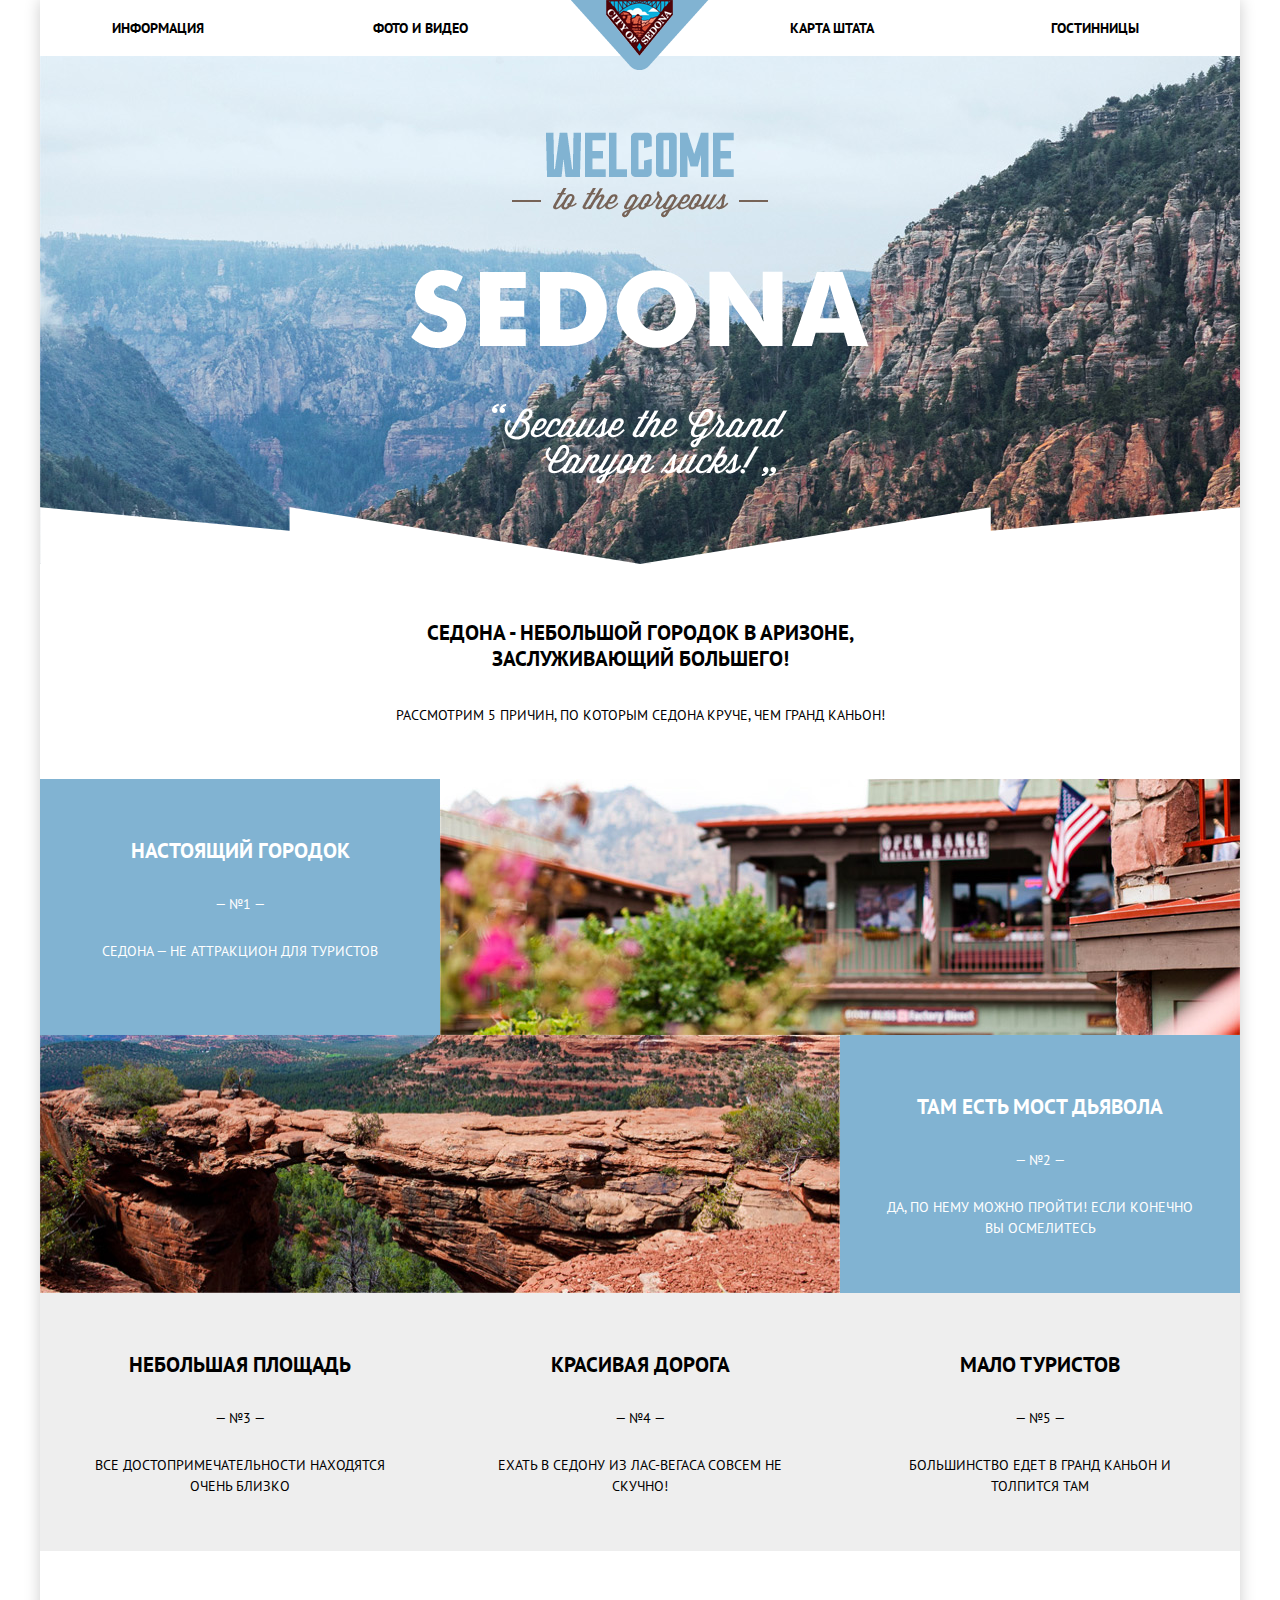
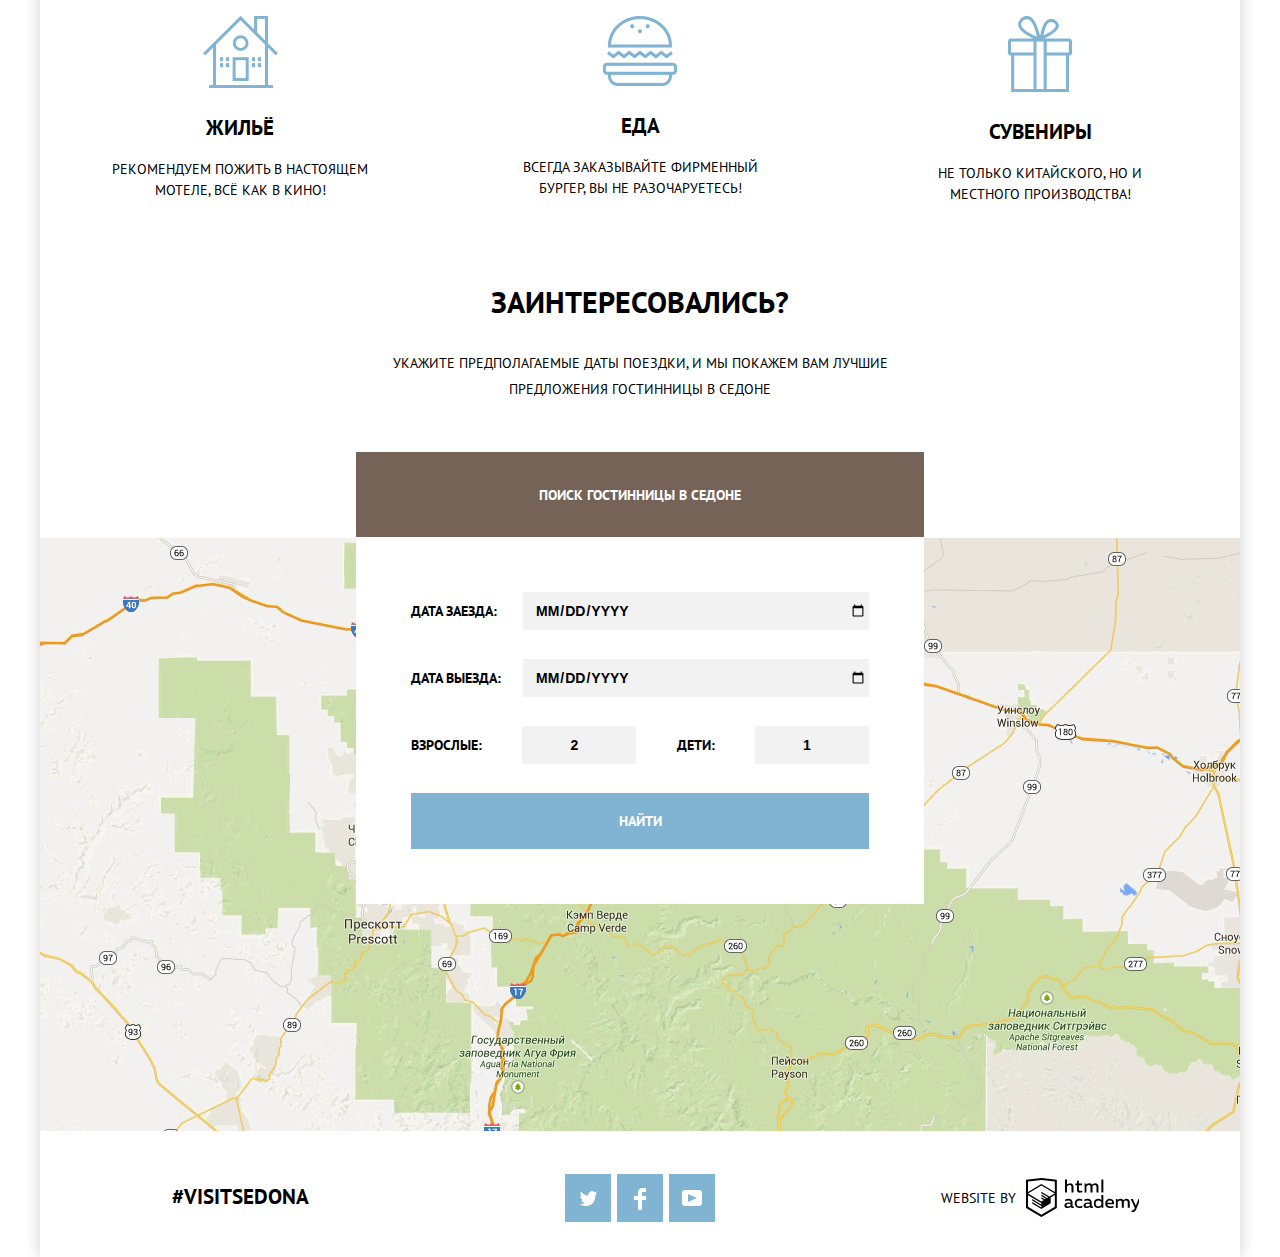
<file: index.html>
<!DOCTYPE html>
<html lang="ru">
<head>
	<meta charset="utf-8">
	<title>Sedona</title>
	<link href="https://fonts.googleapis.com/css?family=PT+Sans:400,700&amp;subset=cyrillic" rel="stylesheet">
	<link rel="stylesheet" type="text/css" href="css/normalize.css">
	<link rel="stylesheet" type="text/css" href="css/style.css">
</head>
<body>
	<div class="wrapper">
		<header class="main-header">
			<nav class="main-nav">
				<ul class="site-menu">
					<li class="menu-item"><a href="#">Информация</a></li>
					<li class="menu-item"><a href="#">Фото и видео</a></li>
					<li class="menu-logo"><a href="#"><img src="img/logo.png" alt="Логотип Седона" width="138" height="70"></a></li>
					<li class="menu-item"><a href="#">Карта штата</a></li>
					<li class="menu-item"><a href="#">Гостинницы</a></li>
				</ul>
			</nav>
		</header>

		<main class="container">
			<section class="intro">
				<img src="img/welcome.png" alt="Welcome to the gorgeous" width="256" height="86">
				<img src="img/sedona.png" alt="Sedona" width="458" height="78">
				<img src="img/canyon-sucks.png" alt="Because the Grand Canyon sucks!" width="296" height="78">
				<img src="img/intro-triangle.png" width="1200" height="86" alt="Blue triangle">
			</section>

	<!-- Переверстать список преимуществ не списком -->
			<section class="advantages">
				<div class="sedona-wrapper">
					<h1 class="sedona">Седона - небольшой городок в Аризоне, заслуживающий большего!</h1>
					<h2 class="advantages-offer">Рассмотрим 5 причин, по которым Седона круче, чем гранд каньон!</h2>
				</div>
				<ul class="advantages-list">
					<li class="advantages-item-img">
						<div class="advantages-item-blue">
							<h3>Настоящий городок</h3>
							<p class="advantages-number">— №1 —</p>
							<p>Седона — не аттракцион для туристов</p>
						</div>
						<img src="img/num1.jpg" alt="Настоящий городок">
					</li>
					<li class="advantages-item-img">
						<img src="img/num2.jpg" alt="Мост дьявола">
						<div class="advantages-item-blue">
							<h3>Там есть Мост дьявола</h3>
							<p class="advantages-number">— №2 —</p>
							<p>Да, по нему можно пройти! Если конечно вы осмелитесь</p>
						</div>
					</li>
					<li class="advantages-item-gray">
						<h3>Небольшая площадь</h3>
						<p class="advantages-number">— №3 —</p>
						<p>Все достопримечательности находятся очень близко</p>
					</li>
					<li class="advantages-item-gray">
						<h3>Красивая дорога</h3>
						<p class="advantages-number">— №4 —</p>
						<p>Ехать в Седону из Лас-Вегаса совсем не скучно!</p>
					</li>
					<li  class="advantages-item-gray">
						<h3>Мало туристов</h3>
						<p class="advantages-number">— №5 —</p>
						<p>Большинство едет в Гранд Каньон и толпится там</p>
					</li>
				</ul>

				<ul class="features-list">
					<li class="features-item">
						<img src="img/housing.png" alt="Жильё">
						<h3>Жильё</h3>
						<p>Рекомендуем пожить в настоящем мотеле, всё как в кино!</p>
					</li>
					<li class="features-item">
						<img src="img/food.png" alt="Еда">
						<h3>Еда</h3>
						<p>Всегда заказывайте фирменный бургер, Вы не разочаруетесь!</p>
					</li>
					<li class="features-item">
						<img src="img/souvenirs.png" alt="Сувениры">
						<h3>Сувениры</h3>
						<p>Не только китайского, но и местного производства!</p>
					</li>
				</ul>
			</section>

			<section class="registration">
				<h2>Заинтересовались?</h2>
				<p class="registration-info">Укажите предполагаемые даты поездки, и мы покажем Вам лучшие предложения гостинницы в Седоне</p>
				<a href="#" class="btn-brown">Поиск гостинницы в Седоне</a>
				<div class="arrival-form-wrapper">
					<form class="arrival-form" method="post">
						<p class="date">
							<label class="" for="arrival">Дата заезда:</label>
							<input id="arrival" type="date" name="in">
						</p>
						<p class="date">
							<label class="" for="departure">Дата выезда:</label>
							<input id="departure" type="date" name="out">
						</p>
						<p class="seat">
							<label class="" for="adult">Взрослые:</label>
							<input id="adult" type="number" name="adult" value="2">
							<label class="seat-child" for="child">Дети:</label>
							<input id="child" type="number" name="child" value="1">
						</p>
						<a class="btn-blue" href="#">Найти</a>
					</form>
				</div>
				<p class="map">
					<img src="img/map.jpg" alt="Карта как найти Седону">
				</p>
			</section>
		</main>

		<footer class="main-footer">
				<div class="hashtag">
					<a href="#">#VISITSEDONA</a>
				</div>
				<div class="social">
					<ul class="social-list">
						<li class="social-item">
							<a href="#">
							<p>
								<span class="visually-hidden">Twitter</span>
								<svg version="1.1" id="Layer_21" xmlns="http://www.w3.org/2000/svg" xmlns:xlink="http://www.w3.org/1999/xlink" x="0px" y="0px"
	 							width="17px" height="15px" viewBox="0 0 17 15" enable-background="new 0 0 17 15" xml:space="preserve">
								<path fill="#FFFFFF" d="M10.95,0.144c1.685-0.496,2.984,0.27,3.577,1.179c0.673-0.231,1.331-0.481,2.011-0.708
								c-0.004,0.861-0.522,1.513-0.857,1.768c0.685,0.17,1.304-0.491,1.304-0.491c-0.169,1-1.006,1.788-1.563,2.024
								c-0.231,6.75-3.175,11.217-10.077,11.082c-0.522,0,0.075,0-0.446,0c-0.41,0-4.164-0.46-4.898-1.887
								c2.271,0.196,3.893-0.422,4.693-1.177c-0.96-0.3-2.679-0.477-2.979-2.95C2.064,9.09,2.279,9.212,2.905,9.103
								C1.705,8.247,0.374,7.53,0.448,5.33c0.285,0.328,1.067,0.536,1.34,0.472c-0.703-0.241-1.97-3.36-0.894-4.952
								c1.818,1.854,3.735,3.606,7.152,3.773C8.254,2.33,9.183,0.793,10.95,0.144z"/>
								</svg>
							</p>
							</a>
						</li>
						<li class="social-item">
							<a href="#">
							<p>
								<span class="visually-hidden">Facebook</span>
								<svg version="1.1" id="Layer_2" xmlns="http://www.w3.org/2000/svg" xmlns:xlink="http://www.w3.org/1999/xlink" x="0px" y="0px"
								 width="12px" height="22px" viewBox="0 0 12 22" enable-background="new 0 0 12 22" 		xml:space="preserve">
								<path fill="#FFFFFF" d="M12,4V0H8C5.791,0,4,1.791,4,4v4H0v4h4v10h4V12h4V8H8V4H12z"/>
								</svg>
							</p>
							</a>
						</li>
						<li class="social-item">
							<a href="#">
							<p>
								<span class="visually-hidden">YouTube</span>
								<svg version="1.1" id="Layer_1" xmlns="http://www.w3.org/2000/svg" xmlns:xlink="http://www.w3.org/1999/xlink" x="0px" y="0px"
									 width="20px" height="16px" viewBox="0 0 20 16" enable-background="new 0 0 20 16" xml:space="preserve">
								<path fill="#FFFFFF" d="M17,0H3C1.35,0,0,1.35,0,3v10c0,1.65,1.35,3,3,3h14c1.65,0,3-1.35,3-3V3C20,1.35,18.65,0,17,0z
									 M6.027,11.998V4.002L15.014,8L6.027,11.998z"/>
								</svg>
							</p>
							</a>
						</li>
					</ul>
				</div>
				<p class="copyright">
					<b>Website by</b>
					<a class="academy" href="#">
						<svg id="Layer_11" data-name="Layer 11" xmlns="http://www.w3.org/2000/svg" viewBox="0 0 113 39"><title>logo_name</title><path d="M401.93,351.51a2.07,2.07,0,0,0,.58-0.11v1.4a3.41,3.41,0,0,1-1.24.22,1.75,1.75,0,0,1-1.75-1,5.08,5.08,0,0,1-3.3,1.13c-1.59,0-3.06-.87-3.06-2.68,0-2.24,2.08-2.93,3.9-2.93a11.63,11.63,0,0,1,2.28.26v-0.31c0-1.09-.8-1.86-2.3-1.86a7.79,7.79,0,0,0-3.15.67v-1.79a10.72,10.72,0,0,1,3.35-.58c2.48,0,4,1.18,4,3.83v3.14A0.57,0.57,0,0,0,401.93,351.51Zm-6.76-1.19a1.42,1.42,0,0,0,1.64,1.29,3.56,3.56,0,0,0,2.53-1V349.1a10.21,10.21,0,0,0-1.9-.22C396.34,348.89,395.17,349.23,395.17,350.33Z" transform="translate(-355.09 -323.29)" fill="#fff"/><path d="M408.15,343.91a5.29,5.29,0,0,1,2.7.67v1.79a4.28,4.28,0,0,0-2.42-.73,2.89,2.89,0,1,0,0,5.76,5.26,5.26,0,0,0,2.55-.67v1.8a6.58,6.58,0,0,1-2.9.6,4.42,4.42,0,0,1-4.72-4.54A4.54,4.54,0,0,1,408.15,343.91Z" transform="translate(-355.09 -323.29)" fill="#fff"/><path d="M420.93,351.51a2.07,2.07,0,0,0,.58-0.11v1.4a3.41,3.41,0,0,1-1.24.22,1.75,1.75,0,0,1-1.75-1,5.08,5.08,0,0,1-3.3,1.13c-1.59,0-3.06-.87-3.06-2.68,0-2.24,2.08-2.93,3.9-2.93a11.63,11.63,0,0,1,2.28.26v-0.31c0-1.09-.8-1.86-2.3-1.86a7.79,7.79,0,0,0-3.15.67v-1.79a10.72,10.72,0,0,1,3.35-.58c2.48,0,4,1.18,4,3.83v3.14A0.57,0.57,0,0,0,420.93,351.51Zm-6.76-1.19a1.42,1.42,0,0,0,1.64,1.29,3.56,3.56,0,0,0,2.53-1V349.1a10.21,10.21,0,0,0-1.9-.22C415.33,348.89,414.17,349.23,414.17,350.33Z" transform="translate(-355.09 -323.29)" fill="#fff"/><path d="M431.76,340.14V352.9H430v-1.39a4.07,4.07,0,0,1-3.35,1.62,4.62,4.62,0,0,1,0-9.22,4,4,0,0,1,3.15,1.37v-5.14h2ZM427,345.62a2.9,2.9,0,0,0,0,5.8,3,3,0,0,0,2.79-1.84v-2.13A3.06,3.06,0,0,0,427,345.62Z" transform="translate(-355.09 -323.29)" fill="#fff"/><path d="M438.08,343.91c3.48,0,4.68,2.81,4.12,5.34h-6.58c0.22,1.57,1.75,2.22,3.35,2.22a6.41,6.41,0,0,0,2.77-.62v1.68a7.5,7.5,0,0,1-3.14.6c-2.68,0-5-1.53-5-4.61A4.39,4.39,0,0,1,438.08,343.91Zm0.09,1.62a2.39,2.39,0,0,0-2.57,2.26h4.85A2.06,2.06,0,0,0,438.17,345.53Z" transform="translate(-355.09 -323.29)" fill="#fff"/><path d="M444.19,352.9v-8.75h1.73v1.09a4,4,0,0,1,2.92-1.33,3,3,0,0,1,2.73,1.4,4.33,4.33,0,0,1,3.06-1.4,3.21,3.21,0,0,1,3.32,3.52v5.47h-2v-5.41a1.67,1.67,0,0,0-1.73-1.84,2.94,2.94,0,0,0-2.17,1.18c0,0.2,0,.4,0,0.6v5.47h-2v-5.41a1.67,1.67,0,0,0-1.73-1.84,3.11,3.11,0,0,0-2.32,1.35v5.91h-2Z" transform="translate(-355.09 -323.29)" fill="#fff"/><path d="M466.56,344.15h2l-4.1,9.93c-0.95,2.28-2.19,3-3.52,3a5,5,0,0,1-1.15-.15v-1.66a3,3,0,0,0,.89.13c0.95,0,1.66-.67,2.17-2l0.18-.44-4.16-8.82H461l3,6.6Z" transform="translate(-355.09 -323.29)" fill="#fff"/><path d="M395.75,324.82v5a4,4,0,0,1,2.83-1.2,3.41,3.41,0,0,1,3.61,3.57v5.41h-2v-5.16a1.9,1.9,0,0,0-2-2.1,3.08,3.08,0,0,0-2.44,1.46v5.8h-2V324.82h2Z" transform="translate(-355.09 -323.29)" fill="#fff"/><path d="M407.52,325.71v3.12h3.17v1.71h-3.17v4c0,1.15.53,1.53,1.66,1.53a4.71,4.71,0,0,0,1.77-.35v1.68a7.14,7.14,0,0,1-2.35.38,2.68,2.68,0,0,1-3-2.88v-4.38H404v-1.71h1.57v-2.64Z" transform="translate(-355.09 -323.29)" fill="#fff"/><path d="M413.19,337.58v-8.75h1.73v1.09a4,4,0,0,1,2.92-1.33,3,3,0,0,1,2.73,1.4,4.33,4.33,0,0,1,3.06-1.4,3.21,3.21,0,0,1,3.32,3.52v5.47h-2v-5.41a1.67,1.67,0,0,0-1.73-1.84,2.94,2.94,0,0,0-2.17,1.18c0,0.2,0,.4,0,0.6v5.47h-2v-5.41a1.67,1.67,0,0,0-1.73-1.84,3.11,3.11,0,0,0-2.32,1.35v5.91h-2Z" transform="translate(-355.09 -323.29)" fill="#fff"/><rect x="74.72" y="1.52" width="1.95" height="12.76" fill="#fff"/><path d="M370.53,323.31l-0.16,0-15.28,1.6v28L370.37,362l15.28-9.09v-28Zm13.12,28.45-13.28,7.9-13.28-7.9V340.28l13.22,7.87,0,1.43-9.07-5.4v1.38l9.11,5.47,0,1.46-9.1-5.42v1.38l9.11,5.47h0l9.19-5.5v-1.39h0v-4.52l4.1-2.45v11.67Zm0-13.16L380,340.74h0l-1.68,1-8-4.76v1.38l6.84,4.07-0.06,0-0.15.09-1,.57-5.64-3.36v1.38l4.45,2.65-1.05.7,0,0-3.36-2v1.38l2.21,1.3-2.25,1.35-13.16-7.82,13.17-7.92h0Zm0-1.39-13.35-7.87h0l-13.2,7.86v-10.5l13.28-1.39,13.28,1.39v10.51Z" transform="translate(-355.09 -323.29)" fill="#fff"/></svg>

					</a>
				</p>

		</footer>

	</div>
</body>
</html>
</file>
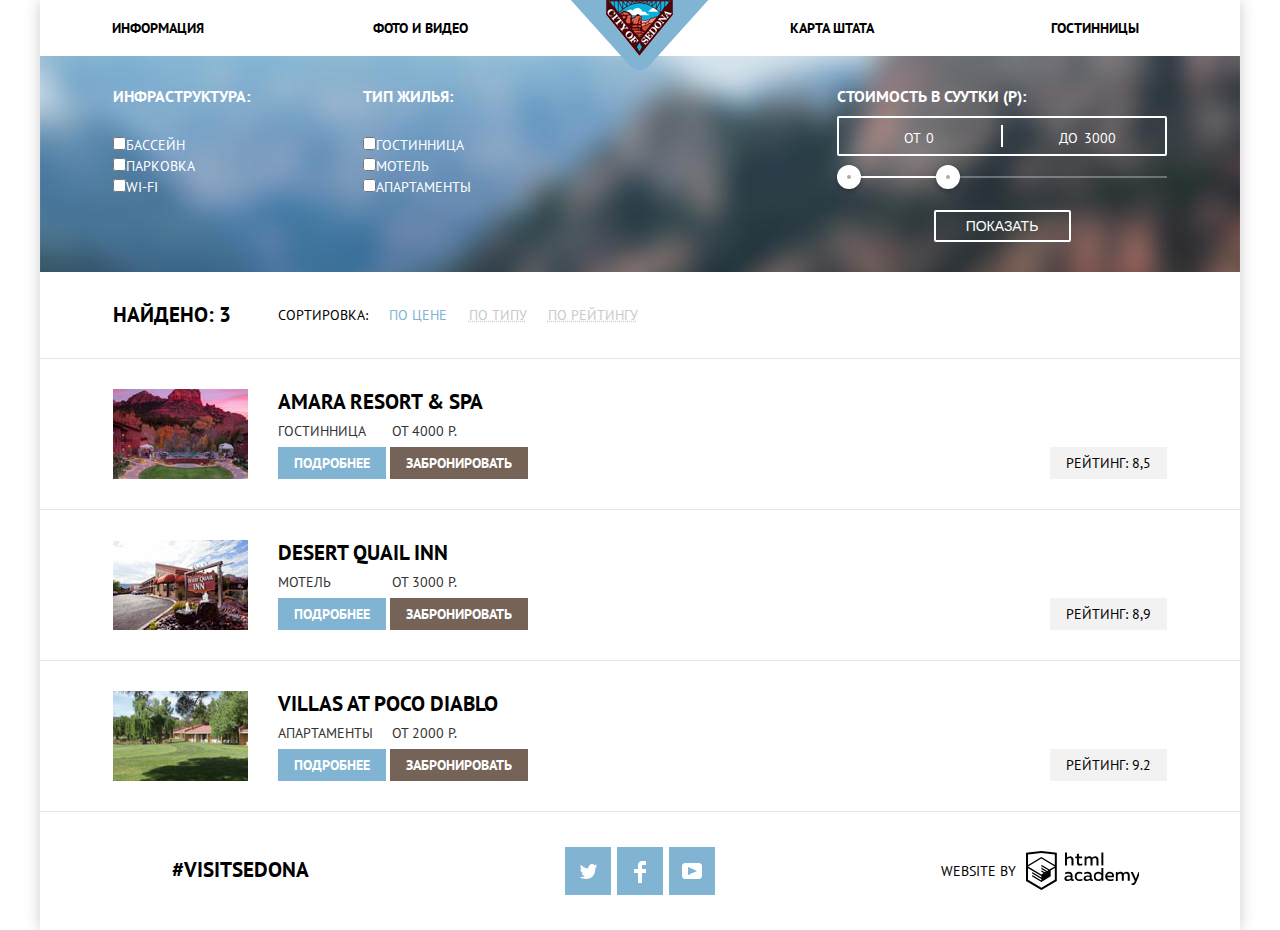
<file: hotels.html>
<!DOCTYPE html>
<html lang="ru">
<head>
	<meta charset="utf-8">
	<title>Sedona</title>
	<link href="https://fonts.googleapis.com/css?family=PT+Sans:400,700&amp;subset=cyrillic" rel="stylesheet">
	<link rel="stylesheet" type="text/css" href="css/normalize.css">
	<link rel="stylesheet" type="text/css" href="css/style.css">
</head>
<body>
	<div class="wrapper">
		<header class="main-header">
			<nav class="main-nav">
				<ul class="site-menu">
					<li class="menu-item"><a href="#">Информация</a></li>
					<li class="menu-item"><a href="#">Фото и видео</a></li>
					<li class="menu-logo"><a href="#"><img src="img/logo.png" alt="Логотип Седона" width="138" height="70"></a></li>
					<li class="menu-item"><a href="#">Карта штата</a></li>
					<li class="menu-item"><a href="#">Гостинницы</a></li>
				</ul>
			</nav>
		</header>

		<main class="container">
			<h1 class="visually-hidden">Бронирование номеров гостинниц.</h1>
			<div class="bg-index">
				<section class="index-form">
					<h2 class="visually-hidden">Фильтр гостинниц</h2>
					<form class="hostel-form" method="GET">
					<div class="checkbox-wrapper">
						<p class="hostel-form-checkbox">
							<span class="hostel-form-title">Инфраструктура:</span>
							<label><input type="checkbox" name="Бассейн">Бассейн</label>
							<label><input type="checkbox" name="Парковка">Парковка</label>
							<label><input type="checkbox" name="WI-FI">WI-FI</label>
						</p>
						<p class="hostel-form-checkbox">
							<span class="hostel-form-title">Тип жилья:</span>
							<label><input type="checkbox" name="Гостиница">Гостинница</label>
							<label><input type="checkbox" name="Мотель">Мотель</label>
							<label><input type="checkbox" name="Апартаменты">Апартаменты</label>
						</p>	
					</div>					
						<div class="hostel-form-filter">
							<span>Стоимость в суутки (Р):</span>
							<div class="price-controls">
								<label class="min-price">от <input type="text" name="min-price" value="0"></label>
								<label class="max-price">до <input type="text" name="max-price" value="3000"></label>
							</div>
							<div class="range-controls">
								<div class="scale">
									<div class="bar"></div>
								</div>
								<div class="range-toggle range-toggle-min"></div>
								<div class="range-toggle range-toggle-max"></div>
							</div>
							<button class="filter-button" type="submit">Показать</button>
						</div>
					</form>
				</section>
			</div>
			<section class="main-content">
				<header class="hotel-header">
					<h2>Найдено: 3</h2>
					<p class="sort-items">
						<span>Сортировка:</span>
						<a class="item-now" href="#">По цене</a>
						<a class="item-rest" href="#">По типу</a>
						<a class="item-rest" href="#">По рейтингу</a>
					</p>
				</header>

				<section class="hostel-block">
					<img src="img/amara-resort.jpg" alt="Вид на Amara Resort & SPA" width="135" height="90">
					<div class="hostel-description">
						<h2><a href="#">Amara Resort & SPA</a></h2>
						<div>
							<span>Гостинница</span>
							<span>От 4000 Р.</span>
						</div>
						<div class="hostel-button">
							<a class="btn-blue" href="#">Подробнее</a>
							<a class="btn-brown" href="#">Забронировать</a>
						</div>
					</div>
					<div class="hostel-rating">
						<div class="star-rating">
							
     				</div>
						<span class="hostel-rating-number">Рейтинг: 8,5</span>
					</div>
				</section>

				<section class="hostel-block">
					<img src="img/desert-quail.jpg" alt="Вид на Desert Quail INN"  width="135" height="90">
					<div class="hostel-description">
						<h2><a href="#">Desert Quail INN</a></h2>
						<div>
							<span>Мотель</span>
							<span>От 3000 Р.</span>
						</div>
						<div class="hostel-button">
							<a class="btn-blue" href="#">Подробнее</a>
							<a class="btn-brown" href="#">Забронировать</a>
						</div>
					</div>
					<div class="hostel-rating">
						<div class="star-rating">
							
     				</div>
						<span class="hostel-rating-number">Рейтинг: 8,9</span>
					</div>
				</section>

				<section class="hostel-block">
					<img src="img/villas-at-poco.jpg" alt="Вид на Villas At Poco Diablo"  width="135" height="90">
					<div class="hostel-description">
						<h2><a href="#">Villas At Poco Diablo</a></h2>
						<div>
							<span>Апартаменты</span>
							<span>От 2000 Р.</span>
						</div>
						<div class="hostel-button">
							<a class="btn-blue" href="#">Подробнее</a>
							<a class="btn-brown" href="#">Забронировать</a>
						</div>
					</div>
					<div class="hostel-rating">
						<div class="star-rating">
							
     				</div>
						<span class="hostel-rating-number">Рейтинг: 9.2</span>
					</div>
				</section>

			</section>
		</main>

		<footer class="main-footer">
				<div class="hashtag">
					<a href="#">#VISITSEDONA</a>
				</div>
				<div class="social">
					<ul class="social-list">
						<li class="social-item">
							<a href="#">
							<p>
								<span class="visually-hidden">Twitter</span>
								<svg version="1.1" id="Layer_21" xmlns="http://www.w3.org/2000/svg" xmlns:xlink="http://www.w3.org/1999/xlink" x="0px" y="0px"
	 							width="17px" height="15px" viewBox="0 0 17 15" enable-background="new 0 0 17 15" xml:space="preserve">
								<path fill="#FFFFFF" d="M10.95,0.144c1.685-0.496,2.984,0.27,3.577,1.179c0.673-0.231,1.331-0.481,2.011-0.708
								c-0.004,0.861-0.522,1.513-0.857,1.768c0.685,0.17,1.304-0.491,1.304-0.491c-0.169,1-1.006,1.788-1.563,2.024
								c-0.231,6.75-3.175,11.217-10.077,11.082c-0.522,0,0.075,0-0.446,0c-0.41,0-4.164-0.46-4.898-1.887
								c2.271,0.196,3.893-0.422,4.693-1.177c-0.96-0.3-2.679-0.477-2.979-2.95C2.064,9.09,2.279,9.212,2.905,9.103
								C1.705,8.247,0.374,7.53,0.448,5.33c0.285,0.328,1.067,0.536,1.34,0.472c-0.703-0.241-1.97-3.36-0.894-4.952
								c1.818,1.854,3.735,3.606,7.152,3.773C8.254,2.33,9.183,0.793,10.95,0.144z"/>
								</svg>
							</p>
							</a>
						</li>
						<li class="social-item">
							<a href="#">
							<p>
								<span class="visually-hidden">Facebook</span>
								<svg version="1.1" id="Layer_2" xmlns="http://www.w3.org/2000/svg" xmlns:xlink="http://www.w3.org/1999/xlink" x="0px" y="0px"
								 width="12px" height="22px" viewBox="0 0 12 22" enable-background="new 0 0 12 22" 		xml:space="preserve">
								<path fill="#FFFFFF" d="M12,4V0H8C5.791,0,4,1.791,4,4v4H0v4h4v10h4V12h4V8H8V4H12z"/>
								</svg>
							</p>
							</a>
						</li>
						<li class="social-item">
							<a href="#">
							<p>
								<span class="visually-hidden">YouTube</span>
								<svg version="1.1" id="Layer_1" xmlns="http://www.w3.org/2000/svg" xmlns:xlink="http://www.w3.org/1999/xlink" x="0px" y="0px"
									 width="20px" height="16px" viewBox="0 0 20 16" enable-background="new 0 0 20 16" xml:space="preserve">
								<path fill="#FFFFFF" d="M17,0H3C1.35,0,0,1.35,0,3v10c0,1.65,1.35,3,3,3h14c1.65,0,3-1.35,3-3V3C20,1.35,18.65,0,17,0z
									 M6.027,11.998V4.002L15.014,8L6.027,11.998z"/>
								</svg>
							</p>
							</a>
						</li>
					</ul>
				</div>
				<p class="copyright">
					<b>Website by</b>
					<a class="academy" href="#">
						<svg id="Layer_11" data-name="Layer 11" xmlns="http://www.w3.org/2000/svg" viewBox="0 0 113 39"><title>logo_name</title><path d="M401.93,351.51a2.07,2.07,0,0,0,.58-0.11v1.4a3.41,3.41,0,0,1-1.24.22,1.75,1.75,0,0,1-1.75-1,5.08,5.08,0,0,1-3.3,1.13c-1.59,0-3.06-.87-3.06-2.68,0-2.24,2.08-2.93,3.9-2.93a11.63,11.63,0,0,1,2.28.26v-0.31c0-1.09-.8-1.86-2.3-1.86a7.79,7.79,0,0,0-3.15.67v-1.79a10.72,10.72,0,0,1,3.35-.58c2.48,0,4,1.18,4,3.83v3.14A0.57,0.57,0,0,0,401.93,351.51Zm-6.76-1.19a1.42,1.42,0,0,0,1.64,1.29,3.56,3.56,0,0,0,2.53-1V349.1a10.21,10.21,0,0,0-1.9-.22C396.34,348.89,395.17,349.23,395.17,350.33Z" transform="translate(-355.09 -323.29)" fill="#fff"/><path d="M408.15,343.91a5.29,5.29,0,0,1,2.7.67v1.79a4.28,4.28,0,0,0-2.42-.73,2.89,2.89,0,1,0,0,5.76,5.26,5.26,0,0,0,2.55-.67v1.8a6.58,6.58,0,0,1-2.9.6,4.42,4.42,0,0,1-4.72-4.54A4.54,4.54,0,0,1,408.15,343.91Z" transform="translate(-355.09 -323.29)" fill="#fff"/><path d="M420.93,351.51a2.07,2.07,0,0,0,.58-0.11v1.4a3.41,3.41,0,0,1-1.24.22,1.75,1.75,0,0,1-1.75-1,5.08,5.08,0,0,1-3.3,1.13c-1.59,0-3.06-.87-3.06-2.68,0-2.24,2.08-2.93,3.9-2.93a11.63,11.63,0,0,1,2.28.26v-0.31c0-1.09-.8-1.86-2.3-1.86a7.79,7.79,0,0,0-3.15.67v-1.79a10.72,10.72,0,0,1,3.35-.58c2.48,0,4,1.18,4,3.83v3.14A0.57,0.57,0,0,0,420.93,351.51Zm-6.76-1.19a1.42,1.42,0,0,0,1.64,1.29,3.56,3.56,0,0,0,2.53-1V349.1a10.21,10.21,0,0,0-1.9-.22C415.33,348.89,414.17,349.23,414.17,350.33Z" transform="translate(-355.09 -323.29)" fill="#fff"/><path d="M431.76,340.14V352.9H430v-1.39a4.07,4.07,0,0,1-3.35,1.62,4.62,4.62,0,0,1,0-9.22,4,4,0,0,1,3.15,1.37v-5.14h2ZM427,345.62a2.9,2.9,0,0,0,0,5.8,3,3,0,0,0,2.79-1.84v-2.13A3.06,3.06,0,0,0,427,345.62Z" transform="translate(-355.09 -323.29)" fill="#fff"/><path d="M438.08,343.91c3.48,0,4.68,2.81,4.12,5.34h-6.58c0.22,1.57,1.75,2.22,3.35,2.22a6.41,6.41,0,0,0,2.77-.62v1.68a7.5,7.5,0,0,1-3.14.6c-2.68,0-5-1.53-5-4.61A4.39,4.39,0,0,1,438.08,343.91Zm0.09,1.62a2.39,2.39,0,0,0-2.57,2.26h4.85A2.06,2.06,0,0,0,438.17,345.53Z" transform="translate(-355.09 -323.29)" fill="#fff"/><path d="M444.19,352.9v-8.75h1.73v1.09a4,4,0,0,1,2.92-1.33,3,3,0,0,1,2.73,1.4,4.33,4.33,0,0,1,3.06-1.4,3.21,3.21,0,0,1,3.32,3.52v5.47h-2v-5.41a1.67,1.67,0,0,0-1.73-1.84,2.94,2.94,0,0,0-2.17,1.18c0,0.2,0,.4,0,0.6v5.47h-2v-5.41a1.67,1.67,0,0,0-1.73-1.84,3.11,3.11,0,0,0-2.32,1.35v5.91h-2Z" transform="translate(-355.09 -323.29)" fill="#fff"/><path d="M466.56,344.15h2l-4.1,9.93c-0.95,2.28-2.19,3-3.52,3a5,5,0,0,1-1.15-.15v-1.66a3,3,0,0,0,.89.13c0.95,0,1.66-.67,2.17-2l0.18-.44-4.16-8.82H461l3,6.6Z" transform="translate(-355.09 -323.29)" fill="#fff"/><path d="M395.75,324.82v5a4,4,0,0,1,2.83-1.2,3.41,3.41,0,0,1,3.61,3.57v5.41h-2v-5.16a1.9,1.9,0,0,0-2-2.1,3.08,3.08,0,0,0-2.44,1.46v5.8h-2V324.82h2Z" transform="translate(-355.09 -323.29)" fill="#fff"/><path d="M407.52,325.71v3.12h3.17v1.71h-3.17v4c0,1.15.53,1.53,1.66,1.53a4.71,4.71,0,0,0,1.77-.35v1.68a7.14,7.14,0,0,1-2.35.38,2.68,2.68,0,0,1-3-2.88v-4.38H404v-1.71h1.57v-2.64Z" transform="translate(-355.09 -323.29)" fill="#fff"/><path d="M413.19,337.58v-8.75h1.73v1.09a4,4,0,0,1,2.92-1.33,3,3,0,0,1,2.73,1.4,4.33,4.33,0,0,1,3.06-1.4,3.21,3.21,0,0,1,3.32,3.52v5.47h-2v-5.41a1.67,1.67,0,0,0-1.73-1.84,2.94,2.94,0,0,0-2.17,1.18c0,0.2,0,.4,0,0.6v5.47h-2v-5.41a1.67,1.67,0,0,0-1.73-1.84,3.11,3.11,0,0,0-2.32,1.35v5.91h-2Z" transform="translate(-355.09 -323.29)" fill="#fff"/><rect x="74.72" y="1.52" width="1.95" height="12.76" fill="#fff"/><path d="M370.53,323.31l-0.16,0-15.28,1.6v28L370.37,362l15.28-9.09v-28Zm13.12,28.45-13.28,7.9-13.28-7.9V340.28l13.22,7.87,0,1.43-9.07-5.4v1.38l9.11,5.47,0,1.46-9.1-5.42v1.38l9.11,5.47h0l9.19-5.5v-1.39h0v-4.52l4.1-2.45v11.67Zm0-13.16L380,340.74h0l-1.68,1-8-4.76v1.38l6.84,4.07-0.06,0-0.15.09-1,.57-5.64-3.36v1.38l4.45,2.65-1.05.7,0,0-3.36-2v1.38l2.21,1.3-2.25,1.35-13.16-7.82,13.17-7.92h0Zm0-1.39-13.35-7.87h0l-13.2,7.86v-10.5l13.28-1.39,13.28,1.39v10.51Z" transform="translate(-355.09 -323.29)" fill="#fff"/></svg>

					</a>
				</p>
		</footer>
	</div>
</body>
</html>
</file>
<file: css/style.css>
body {
	margin: 0;
	padding: 0;
	font-family: 'PT Sans', sans-serif;
	font-size: 14px;
	line-height: 26px;
	text-decoration: none;
	text-transform: uppercase;
}

img {
  max-width: 100%;
  height: auto;
}

.wrapper {
	width: 1200px;
	margin: 0 auto;
	box-shadow: 0px 0px 15px rgba(0,0,0,0.2);
}

.main-nav {

}

.main-header {

}

.site-menu {
	display: flex;
	margin: 0;
	padding: 0;
	list-style: none;
}

.menu-logo {
	text-align: center;
	width: 20%;
	height: 53px;
}

.menu-item {
	display: inline-block;
	width: 15%;
	padding: 15px 6%;
}

.site-menu a {
	line-height: 26px;
	color: #000;
	list-style: none;
	font-weight: 700;
	text-decoration: none;
}

.site-menu a:hover,
.site-menu a:focus {
	color: #81b3d2;
}

.site-menu a:active {
	color: rgba(0,0,0,0.3)
}

.container {
	width: 1200px;
	margin: 0 auto;

}

.advantages {

	padding-top: 56px;
}

.sedona-wrapper {
	display: flex;
	flex-direction: column;
	align-items: center;
	margin-bottom: 51px;
}

.sedona {
	width: 576px;
	margin: 0;
	margin-bottom: 30px;
	text-align: center;
	font-weight: 700:;
	font-size: 21px;
}

.advantages-offer {
	width: 576px;
	margin: 0;
	text-align: center;
	font-size: 14px;
	line-height: 26px;
	font-weight: 400;
}

.advantages-list {
	display: flex;
	flex-direction: row;
	flex-wrap: wrap;

	padding: 0;
	margin: 0;
	list-style: none;
	text-align: center;
}

.advantages-number {
	padding: 12px 0;
}

.advantages-item-img {
	display: flex;
	justify-content: space-between;
}

.advantages-item-gray h3,
.advantages-item-img h3 {
	font-weight: 700;
	font-size: 21px;
	line-height: 21px;
}

.advantages-item-gray p,
.advantages-item-img p {
	font-weight: 400;
	font-size: 14px;
	line-height: 21px;
}

.advantages-item-blue {
	box-sizing: border-box;
	
	width: 400px;
	padding: 40px 46px;
	background-color: #81b3d2;
	color: #fff;
}

.advantages-item-img:nth-child(1) {
	order: -1;
}

.advantages-item-gray {
	box-sizing: border-box;
	width: 400px;
	padding: 40px 46px;	
	background-color: #eee;
	color: #000;
}

.features-list {
	display: flex;

	margin: 0;
	padding: 0;
	list-style: none;
	text-align: center;
}

.features-item {
	width: 400px;

	padding: 65px 65px;
}

.features-item h3 {
	font-weight: 700;
	font-size: 21px;
	line-height: 21px;
}

.features-item p {
	font-weight: 400;
	font-size: 14px;
	line-height: 21px;
}

.intro {
	display: flex;
	flex-direction: column;
	align-items: center;

	background-color: #a8c7dd;
	background-image: url(../img/bg-index.jpg);
	width: 1200px;


	background-position: top center;
	background-repeat: no-repeat;
}

.intro img:nth-child(1) {
	margin-top: 76px;
	margin-bottom: 52px;
}

.intro img:nth-child(2) {
	margin-bottom: 56px;
}

.intro img:nth-child(3) {
	margin-bottom: 23px;
}

.registration {
	display: flex;
	flex-direction: column;
	align-items: center;
	position: relative;
}

.registration h2 {
	margin: 0;
	margin-bottom: 30px;
	width: 568px;
	text-align: center;
	font-weight: 700;
	font-size: 30px;
	line-height: 36px;

}

.registration-info {
	margin: 0;
	margin-bottom: 50px;
	width: 568px;
	text-align: center;
}

.arrival-form-wrapper {
	position: absolute;
	top: 253px;
	width: 568px;
}

.registration .btn-brown {
	box-sizing: border-box;
	width: 568px;
	padding: 30px 140px;
	text-align: center;
}

.arrival-form {
	background-color: #fff;
	padding: 55px 55px;
}

.arrival-form p {

	font-weight: 400;
	font-size: 14px;
	line-height: 24px;
}

.date {
	display: flex;
	justify-content: space-between;
	align-items: center;
	margin: 0;
	margin-bottom: 29px;
}

.date label {
	display: block;

}

.date input {
	box-sizing: border-box;

	width: 346px;
	height: 38px;
	margin: 0;
	padding-top: 6px;
	padding-bottom: 6px;
	padding-left: 10px; 
}

.seat {
	display: flex;
	justify-content: space-between;
	margin: 0;
	align-items: center;
	margin-bottom: 29px;
}

.seat label {
	display: block;

}

.seat input {
	box-sizing: border-box;
	width: 114px;
	height: 38px;
	margin: 0;
	padding-top: 6px;
	padding-bottom: 6px;
	padding-left:  35px;
	padding-right: 30px;
	text-align: center;
}

.arrival-form .btn-blue {
	display: block;
	margin-top: 29px;
	flex-grow: 1;
	padding: 15px 140px;
	text-align: center;
}

.btn-brown {

	background-color: #766357;
	color: #fff;
	font-weight: 700;
	text-decoration: none;
}

.btn-brown:hover,
.btn-brown:focus {
	background-color: #604e43;
}

.btn-brown:active {
	background-color: #503e33;
	color: rgba(255,255,255,0.3);
}

.btn-blue {
	background-color: #81b3d2;
	color: #fff;
	font-weight: 700;
	text-decoration: none;
}

.btn-blue:hover,
.btn-blue:focus {
	background-color: #669ec0;
}

.btn-blue:active {
	background-color: #5496bd;
	color: rgba(255,255,255,0.3);
}

.arrival-form label {
	font-weight: 700;
	font-size: 14px;
	line-height: 26px;
}

.arrival-form input {
	font-weight: 700;
	text-transform: uppercase;
	background-color: #f2f2f2;
	border: 2px solid #f2f2f2;
}

.arrival-form input:hover {
	background-color: #ebebeb;
	border: 2px solid #ebebeb;
}

.arrival-form input:focus {
	background-color: #ffffff;
	border: 2px solid #e5e5e5;
}

.map {
	margin: 0;
}

.main-footer {
	display: flex;
	justify-content: space-around;
	align-items: center;
	padding-top: 35px;
	padding-bottom: 35px;
}

.hashtag {
	width: 33%;
	text-align: center;
}

.hashtag a {
	text-decoration: none;
	font-weight: 700;
	font-size: 21px;
	line-height: 26px;
	color: #000;
}

.hashtag a:hover {
	color: #81b3d2;
}

.hashtag a:active {
	color: #5496bd;
}

.social {
	width: 33%;
	text-align: center;
}

.social-list {
	display: flex;
	justify-content: center;
	list-style: none;
	margin: 0;
	padding: 0;
}

.social-item {
	margin-left: 3px;
	margin-right: 3px;
	width: 46px;
	height: 48px;
	background-color: #81b3d2;
}

.social-item:hover,
.social-item:focus {
	background-color: #669ec0;
}

.social-item:active {
	background-color: #5496bd;
}

.social-item:active path {
	opacity: 0.3;
}

.copyright {
	display: flex;
	justify-content: center;
	align-items: center;
	margin: 0;
	width: 33%;
	text-align: center;
}

.copyright b {
	display: block;
	margin-right: 10px;
	font-weight: 400;
	font-size: 14px;
	line-height: 26px;
}

.academy {
	width: 114px;
	height: 41px;
	display: block;
}

.academy path,
.academy rect {
	fill: #000;
}

.academy:hover path,
.academy:hover rect {
	fill: #81b3d2;
}

.academy:active path,
.academy:active rect {
	fill: #000;
	opacity: 0.3;
}

.visually-hidden {
  position: absolute;
  clip: rect(0 0 0 0);
  width: 1px;
  height: 1px;
  margin: -1px;
}
/*-----Стилизация index end-----*/

.bg-index {
	background-color: #a8c7dd;
	background-image: url(../img/filter-bg.jpg);
	width: 1200px;
	background-position: top center;
	background-repeat: no-repeat;
}

.hostel-form {
	display: flex;
	justify-content: space-between;
	padding: 30px 73px; 
}

.checkbox-wrapper {
	display: flex;
	flex-basis: 500px;
}

.hostel-form-checkbox {
	display: flex;
	flex-direction: column;
	flex-basis: 250px;
}

.hostel-form-filter {
	display: flex;
	flex-direction: column;
	flex-basis: 330px;
}

.hostel-form-filter span {
	color: #fff;
	font-weight: 700;
	font-size: 16px;
	line-height: 21px;
	display: block;
	margin-bottom: 9px;
}

.hostel-form p {
	margin: 0;
}

.hostel-form-title {
	display: block;
	margin-bottom: 28px;
	color: #fff;
	font-weight: 700;
	font-size: 16px;
	line-height: 21px;
}

.hostel-form label {
	color: #fff;
	font-weight: 400;
	font-size: 14px;
	line-height: 21px;
}

.price-controls {
	position: relative;

	height: 36px;
	border: 2px solid #fff;
	border-radius: 2px;
	margin-bottom: 20px;

	font-size: 0;
}

.price-controls::after {
	content: "";
	position: absolute;
	width: 2px;
	height: 22px;

	top: 50%;
	left: 50%;
	transform: translate(-50%,-50%);

	background-color: #fff;
}

.price-controls label {
	display: inline-block;
	line-height: 38px;
	font-size: 14px;
	cursor: pointer;
}

.min-price, .max-price {
	width: 90px;
	padding-left: 65px;
}

.price-controls input {
	width: 50px;
	margin: 0;


	color: inherit;
	font: inherit;

	background: none;
	border: none;
	outline: none;
}

.range-controls {
	position: relative;
	margin-bottom: 32px;
}

.scale {
	height: 2px;
	background-color: rgba(255,255,255, 0.3);
}

.bar {
	height: 2px;
	width: 30%;
	background-color: #fff;
}

.range-toggle {
	position: absolute;
	top: -11px;
	width: 4px;
	height: 4px;
	background-color: #ababab;
	border: 10px solid #fff;
	border-radius: 50%;
	cursor: pointer;
	box-shadow: 0 2px 5px rgba(0,0,0, 0.3);
}

.range-toggle:hover {
	background-color: #1c4f80;
}

.range-toggle-min {
	left: 0%;	
}

.range-toggle-min {
	left: 30%;
}

.filter-button {
	display: block;
	box-sizing: border-box;
	width: 137px;
	height: 32px;
	
	color: #fff;
	font-size: 14px;
	line-height: 20px;
	text-transform: uppercase; 


	align-self: center;
	background: transparent;
	border: 2px solid #fff;
	border-radius: 2px;
}

.filter-button:hover {
	background-color: #fff;
	color: #000;
}

.hotel-header {
	display: flex;
	padding: 30px 73px;
	box-sizing: border-box;
	border-bottom: 1px solid #e5e5e5;
}

.hotel-header h2 {
	min-width: 135px;
	font-weight: 700px;
	line-height: 26px;
	font-size: 21px;
	margin: 0;
	margin-right: 30px;
}

.hotel-header p {
	margin: 0;
}

.sort-items {
	flex-basis: 360px;
	display: flex;
	justify-content: space-between;
}

.item-now {
	text-decoration: none;
	color: #81b3d2;
}

.item-rest {
	color: #cacaca;
	text-decoration-style: dotted;
}

.item-rest:hover {
	color: #81b3d2;
}

.item-rest:active {
	color: #000;
	text-decoration: none;
}

.hostel-block {
	box-sizing: border-box;
	border-bottom: 1px solid #e5e5e5;
	padding: 30px 73px;
	display: flex;

}

.hostel-block img {
	margin-right: 30px;
}

.hostel-description {
	width: 564px;
	display: flex;
	flex-direction: column;
	justify-content: space-between;
}

.hostel-description h2 {

	margin: 0;
}

.hostel-description h2 a {
	text-decoration: none;
	color: #000;
	line-height: 26px;
	font-weight: 700;
	font-size: 21px;
}

.hostel-description h2 a:hover {
	color: #81b3d2;
}

.hostel-description h2 a:active {
	color: #000;
	opacity: 0.3;
}

.hostel-description span {
	display: inline-block;
	min-width: 110px;
	color: #333333;
	font-size: 14px;
	line-height: 21px;
}

.hostel-rating {
	margin-left: auto;
	display: flex;
	flex-direction: column;
	justify-content: space-between;
}

.hostel-rating-number {
	display: inline-block;
	padding: 3px 16px;
	background-color: #f2f2f2;
}

.hostel-description .btn-blue, .btn-brown {
	display: inline-block;
	padding: 3px 16px;
}
</file>
